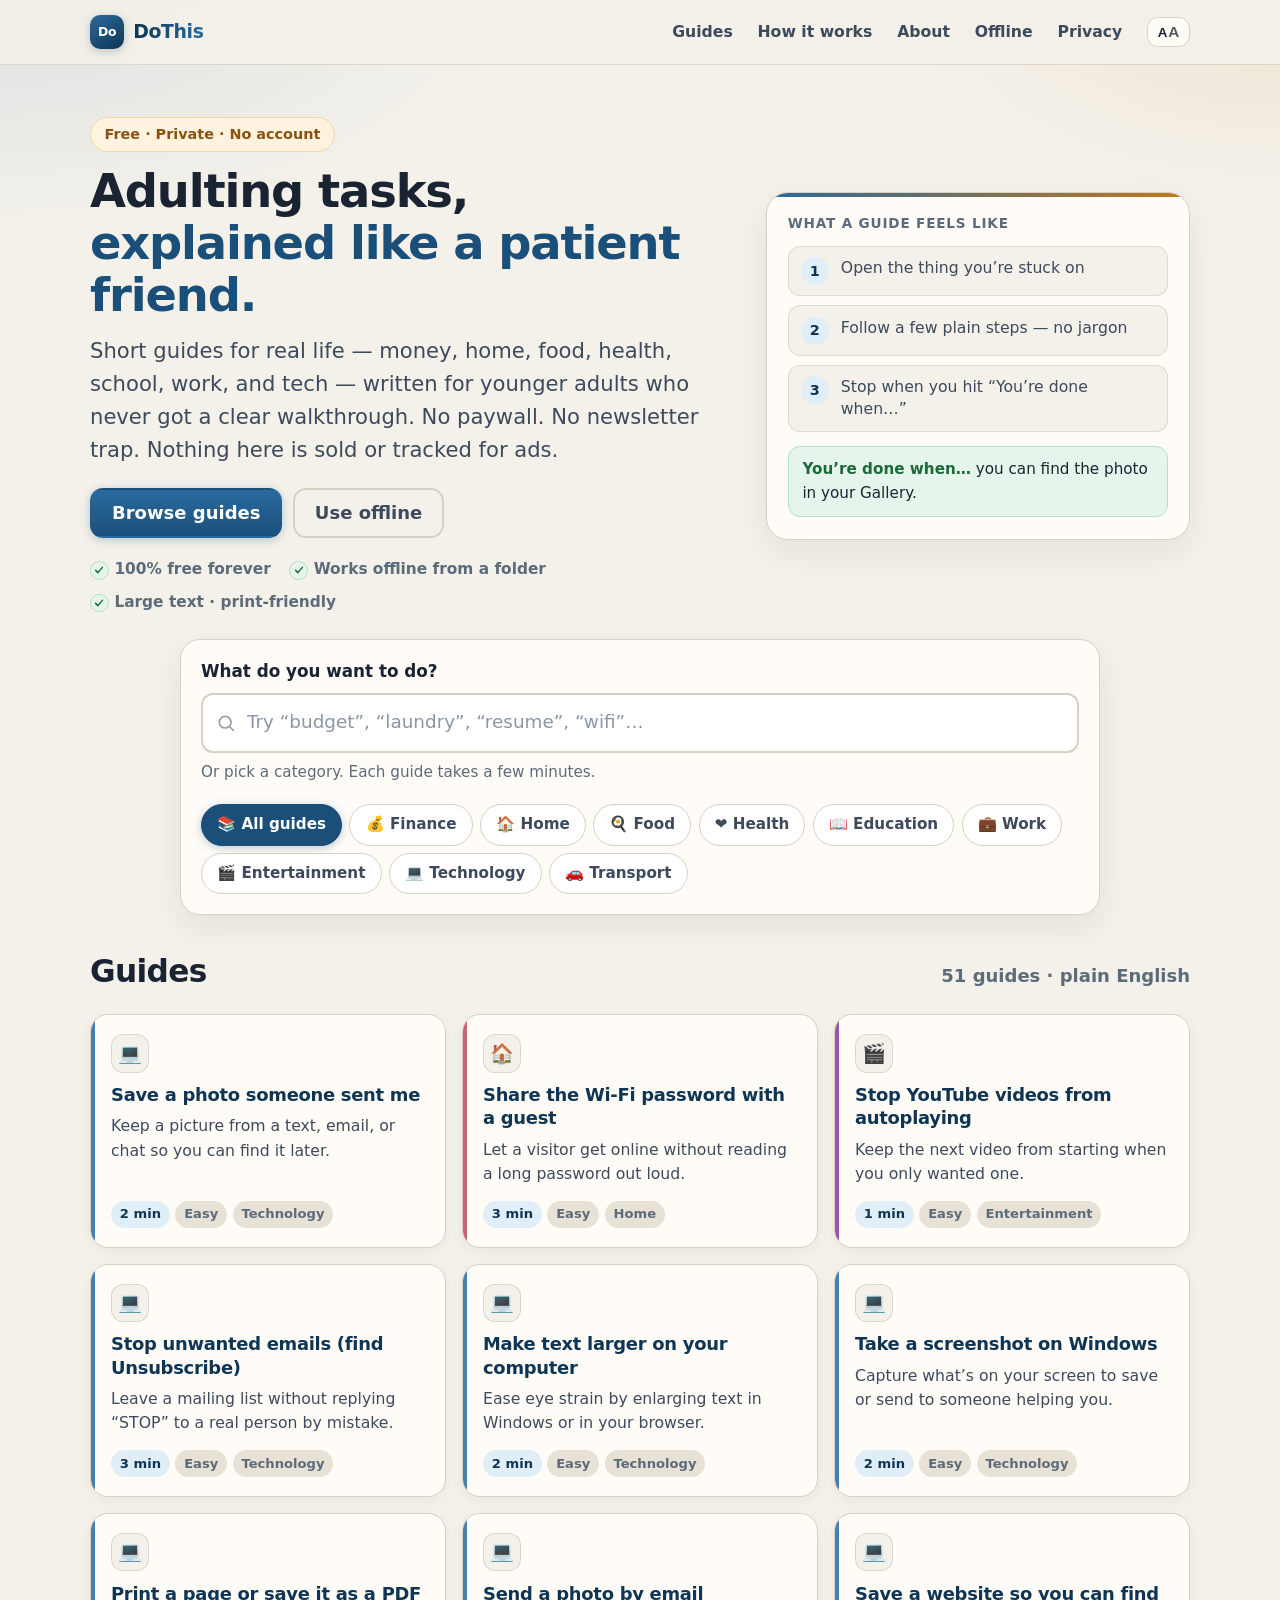
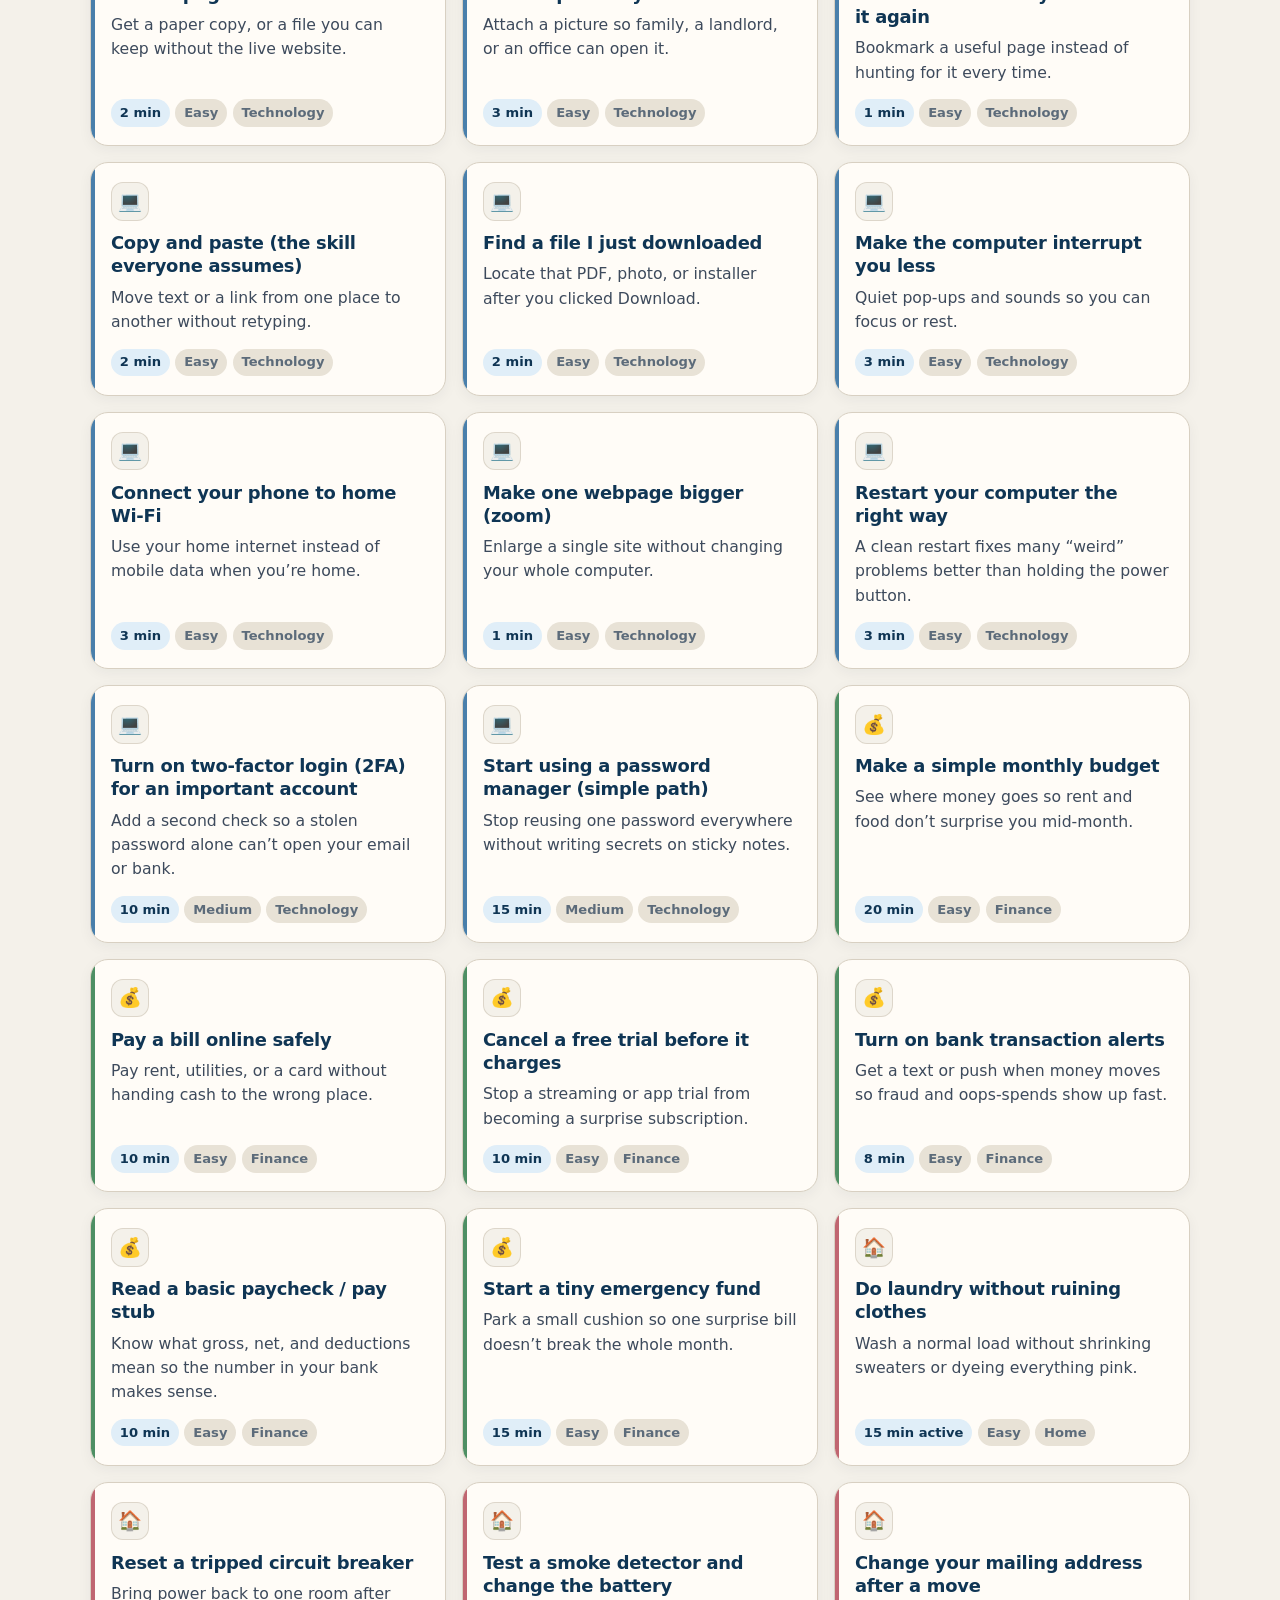
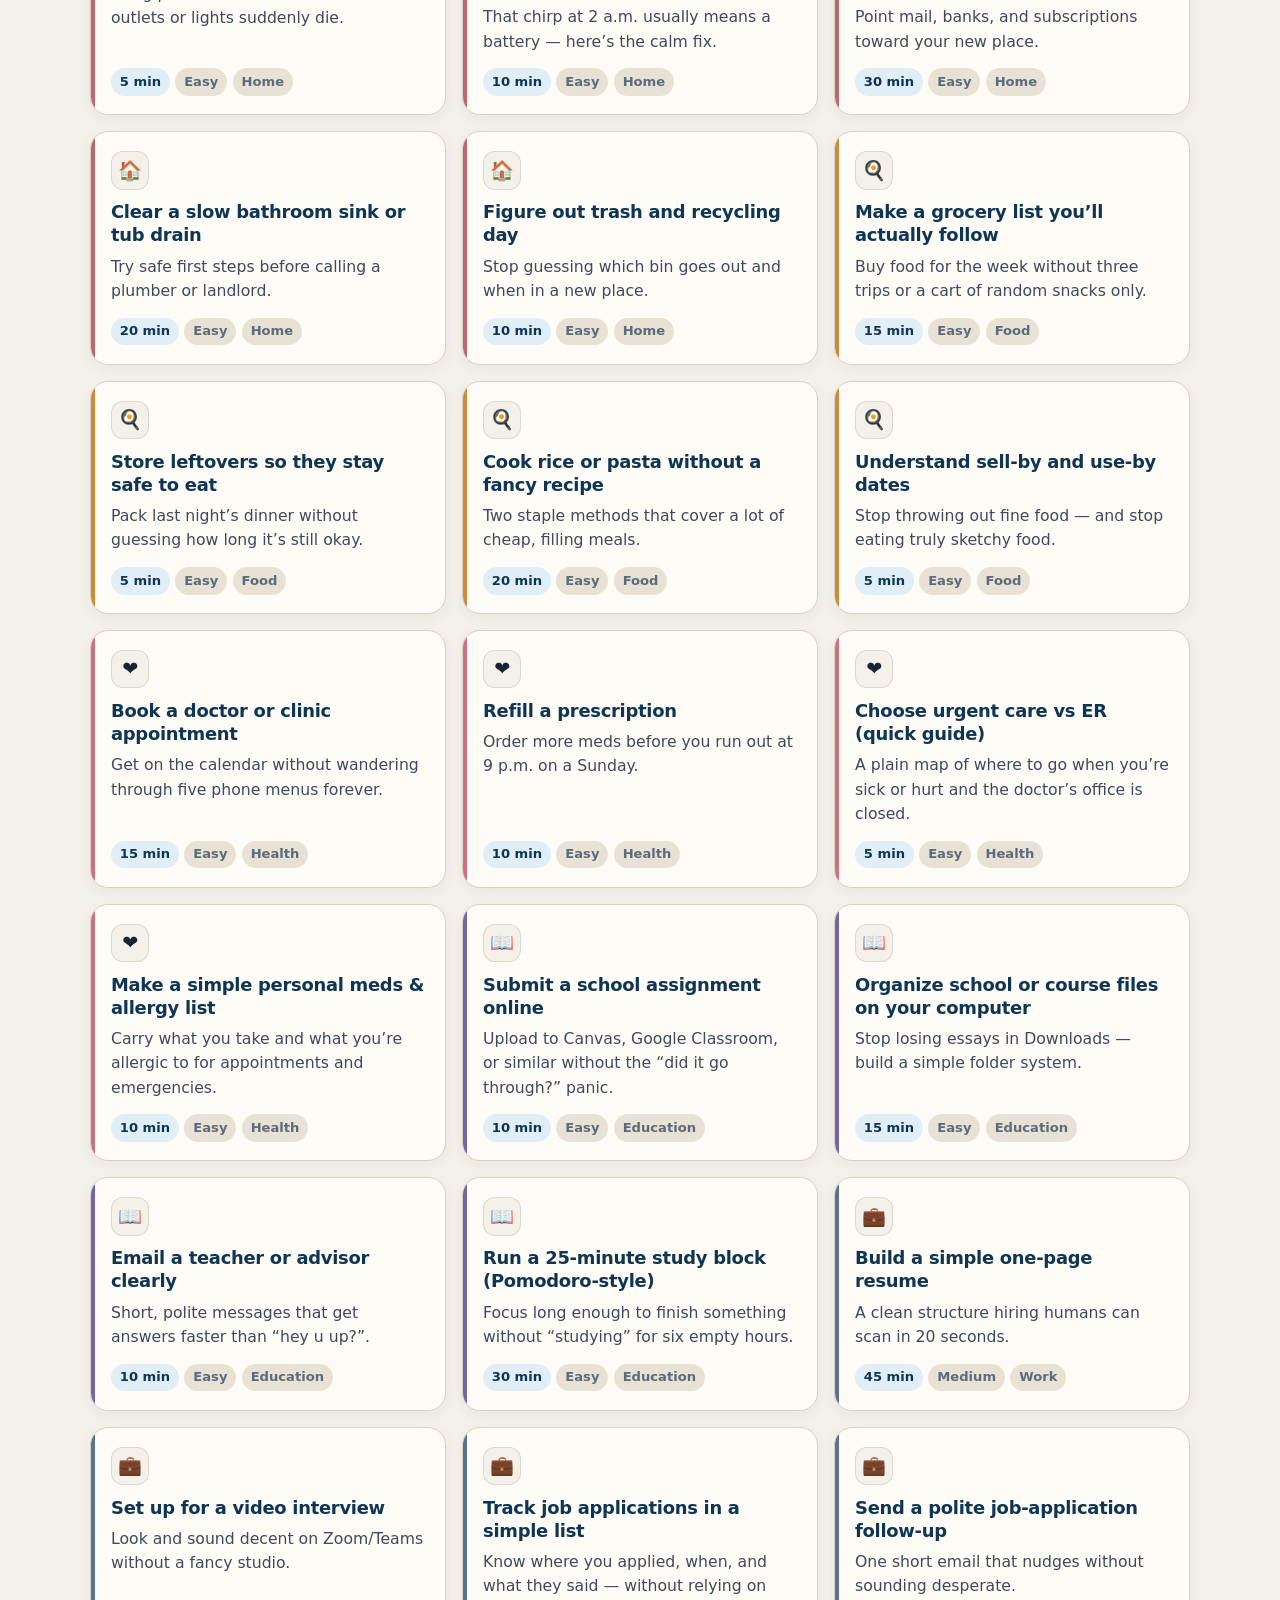
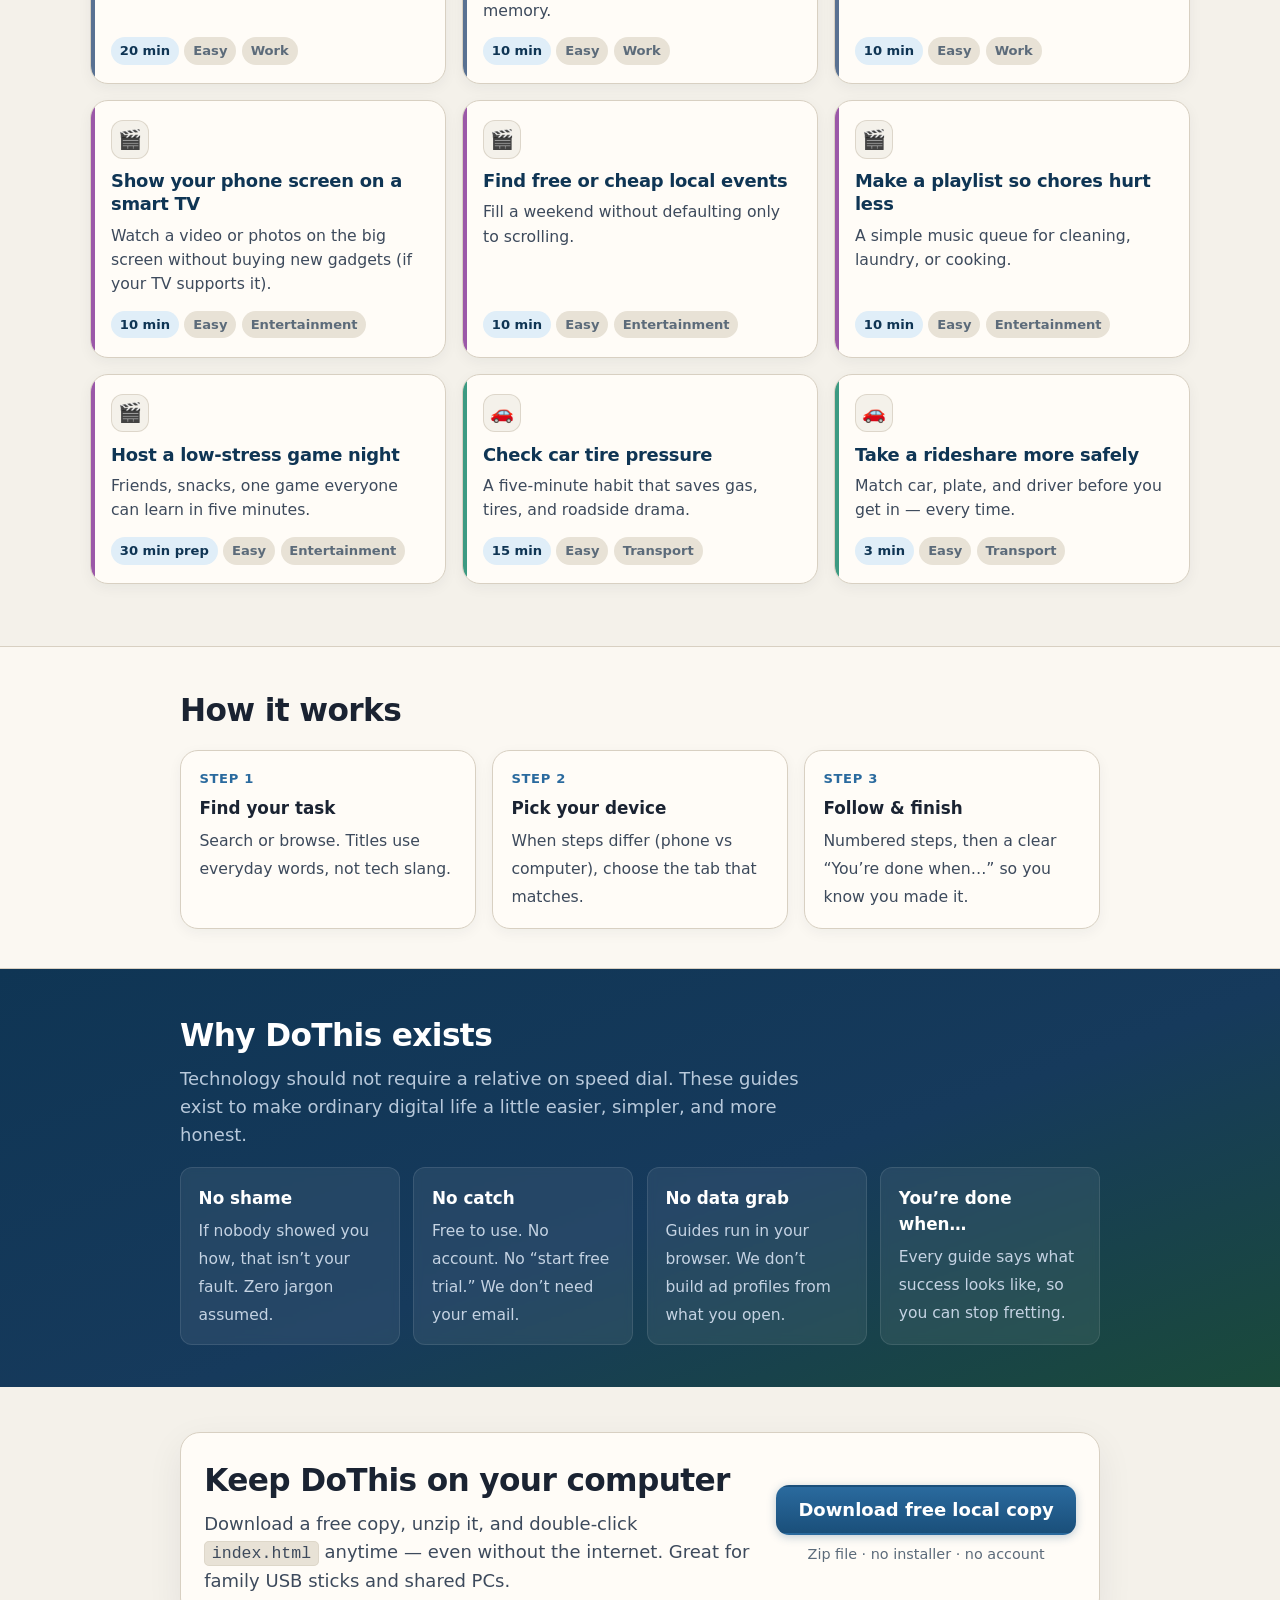
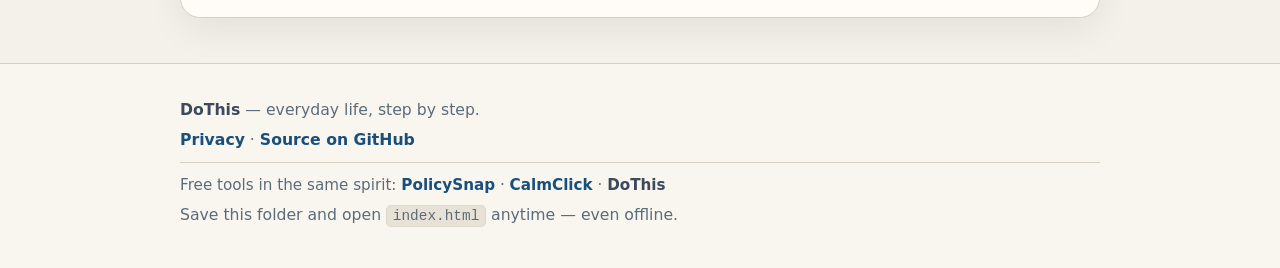
<file: index.html>
<!DOCTYPE html>
<html lang="en">
<head>
  <meta charset="UTF-8" />
  <meta name="viewport" content="width=device-width, initial-scale=1" />
  <meta name="description" content="DoThis — free, plain-English guides for adulting: finance, home, food, health, school, work, tech, and more. No account, no ads." />
  <meta name="theme-color" content="#1a4f7a" />
  <meta name="color-scheme" content="light" />
  <title>DoThis — Everyday life, step by step</title>

  <!-- Open Graph -->
  <meta property="og:type" content="website" />
  <meta property="og:title" content="DoThis — Everyday life, step by step" />
  <meta property="og:description" content="Free plain-English adulting guides: finance, home, food, health, school, work, tech. No account. No ads." />
  <meta property="og:locale" content="en_US" />
  <meta name="twitter:card" content="summary" />
  <meta name="twitter:title" content="DoThis — Everyday life, step by step" />
  <meta name="twitter:description" content="Free plain-English guides for adulting tasks. No account, no ads." />

  <link rel="icon" href="data:image/svg+xml,%3Csvg xmlns='http://www.w3.org/2000/svg' viewBox='0 0 64 64'%3E%3Crect width='64' height='64' rx='14' fill='%231a4f7a'/%3E%3Cpath d='M16 22h24M16 32h32M16 42h20' stroke='%23fff3df' stroke-width='5' stroke-linecap='round'/%3E%3Ccircle cx='48' cy='42' r='8' fill='%23c4781a'/%3E%3Cpath d='M45 42l2.2 2.2 4.3-4.8' stroke='%23fff' stroke-width='2.2' fill='none' stroke-linecap='round' stroke-linejoin='round'/%3E%3C/svg%3E" />
  <link rel="stylesheet" href="styles.css" />
</head>
<body>
  <a class="skip-link" href="#main">Skip to main content</a>

  <header class="site-header">
    <div class="wrap-wide header-inner">
      <a class="brand" href="index.html" aria-label="DoThis home">
        <span class="brand-mark" aria-hidden="true">Do</span>
        <span class="brand-text">DoThis</span>
      </a>
      <nav class="nav" aria-label="Primary">
        <a href="#guides" class="nav-keep">Guides</a>
        <a href="#how">How it works</a>
        <a href="#about">About</a>
        <a href="#get">Offline</a>
        <a href="privacy.html">Privacy</a>
      </nav>
      <button type="button" class="text-size-btn" id="textSizeBtn" aria-pressed="false" title="Make text larger">
        A<span class="text-size-plus">A</span>
      </button>
    </div>
  </header>

  <main id="main">
    <section class="hero" id="top">
      <div class="wrap-wide hero-inner">
        <div class="hero-copy">
          <p class="eyebrow">Free · Private · No account</p>
          <h1>Adulting tasks,<br /><span class="accent-line">explained like a patient friend.</span></h1>
          <p class="lede">
            Short guides for real life — money, home, food, health, school, work, and tech —
            written for younger adults who never got a clear walkthrough.
            No paywall. No newsletter trap. Nothing here is sold or tracked for ads.
          </p>
          <div class="hero-actions">
            <a class="btn btn-primary" href="#guides">Browse guides</a>
            <a class="btn btn-ghost" href="#get">Use offline</a>
          </div>
          <ul class="trust-row" aria-label="Promises">
            <li>100% free forever</li>
            <li>Works offline from a folder</li>
            <li>Large text · print‑friendly</li>
          </ul>
        </div>

        <aside class="hero-card" aria-label="Example of a guide">
          <p class="hero-card-label">What a guide feels like</p>
          <div class="hero-sample">
            <div class="hero-sample-step">
              <span class="hero-sample-num" aria-hidden="true">1</span>
              <p>Open the thing you’re stuck on</p>
            </div>
            <div class="hero-sample-step">
              <span class="hero-sample-num" aria-hidden="true">2</span>
              <p>Follow a few plain steps — no jargon</p>
            </div>
            <div class="hero-sample-step">
              <span class="hero-sample-num" aria-hidden="true">3</span>
              <p>Stop when you hit “You’re done when…”</p>
            </div>
            <div class="hero-sample-done">
              <strong>You’re done when…</strong>
              you can find the photo in your Gallery.
            </div>
          </div>
        </aside>
      </div>
    </section>

    <section class="search-panel" aria-label="Search guides">
      <div class="wrap">
        <div class="search-box">
          <label for="guideSearch">What do you want to do?</label>
          <div class="search-field">
            <svg class="search-icon" viewBox="0 0 24 24" fill="none" aria-hidden="true">
              <circle cx="11" cy="11" r="7" stroke="currentColor" stroke-width="2" />
              <path d="M16.5 16.5L21 21" stroke="currentColor" stroke-width="2" stroke-linecap="round" />
            </svg>
            <input
              type="search"
              id="guideSearch"
              name="q"
              placeholder="Try “budget”, “laundry”, “resume”, “wifi”…"
              autocomplete="off"
              enterkeyhint="search"
            />
          </div>
          <p class="search-hint">Or pick a category. Each guide takes a few minutes.</p>
          <ul class="cat-row" id="categoryRow" aria-label="Categories"></ul>
        </div>
      </div>
    </section>

    <section class="guides-section" id="guides" aria-labelledby="guides-title">
      <div class="wrap-wide">
        <div class="section-head">
          <h2 id="guides-title">Guides</h2>
          <p class="section-sub"><span id="guideCount">Loading…</span> · plain English</p>
        </div>
        <div class="guide-grid" id="guideGrid"></div>
      </div>
    </section>

    <section class="how-strip" id="how" aria-labelledby="how-title">
      <div class="wrap">
        <h2 id="how-title">How it works</h2>
        <ol class="how-grid">
          <li>
            <strong>Find your task</strong>
            <span>Search or browse. Titles use everyday words, not tech slang.</span>
          </li>
          <li>
            <strong>Pick your device</strong>
            <span>When steps differ (phone vs computer), choose the tab that matches.</span>
          </li>
          <li>
            <strong>Follow &amp; finish</strong>
            <span>Numbered steps, then a clear “You’re done when…” so you know you made it.</span>
          </li>
        </ol>
      </div>
    </section>

    <section class="values" id="about" aria-labelledby="about-title">
      <div class="wrap">
        <h2 id="about-title">Why DoThis exists</h2>
        <p class="values-intro">
          Technology should not require a relative on speed dial. These guides exist to make
          ordinary digital life a little easier, simpler, and more honest.
        </p>
        <ul class="values-grid">
          <li>
            <strong>No shame</strong>
            <span>If nobody showed you how, that isn’t your fault. Zero jargon assumed.</span>
          </li>
          <li>
            <strong>No catch</strong>
            <span>Free to use. No account. No “start free trial.” We don’t need your email.</span>
          </li>
          <li>
            <strong>No data grab</strong>
            <span>Guides run in your browser. We don’t build ad profiles from what you open.</span>
          </li>
          <li>
            <strong>You’re done when…</strong>
            <span>Every guide says what success looks like, so you can stop fretting.</span>
          </li>
        </ul>
      </div>
    </section>

    <section class="get-section" id="get" aria-labelledby="get-title">
      <div class="wrap">
        <div class="get-card">
          <div>
            <h2 id="get-title">Keep DoThis on your computer</h2>
            <p>
              Download a free copy, unzip it, and double‑click <code>index.html</code> anytime —
              even without the internet. Great for family USB sticks and shared PCs.
            </p>
          </div>
          <div class="get-actions">
            <a class="btn btn-primary" id="downloadLocalBtn" href="downloads/dothis-offline.zip" download>
              Download free local copy
            </a>
            <p class="get-note">Zip file · no installer · no account</p>
          </div>
        </div>
      </div>
    </section>
  </main>

  <footer class="site-footer">
    <div class="wrap">
      <p><span class="footer-brand">DoThis</span> — everyday life, step by step.</p>
      <p>
        <a href="privacy.html">Privacy</a>
        · <a id="githubLink" href="https://github.com/DoThisTool/dothis" rel="noopener">Source on GitHub</a>
      </p>
      <p class="footer-sisters">
        Free tools in the same spirit:
        <a id="policySnapLink" href="https://github.com/PolicySnapAdmin/PolicySnap" rel="noopener">PolicySnap</a>
        ·
        <a id="calmClickLink" href="https://calmclicktool.github.io/calmclick/" rel="noopener">CalmClick</a>
        ·
        <span>DoThis</span>
      </p>
      <p>Save this folder and open <code>index.html</code> anytime — even offline.</p>
    </div>
  </footer>

  <script src="config.js"></script>
  <script src="data/guides.js"></script>
  <script src="app.js"></script>
</body>
</html>
</file>
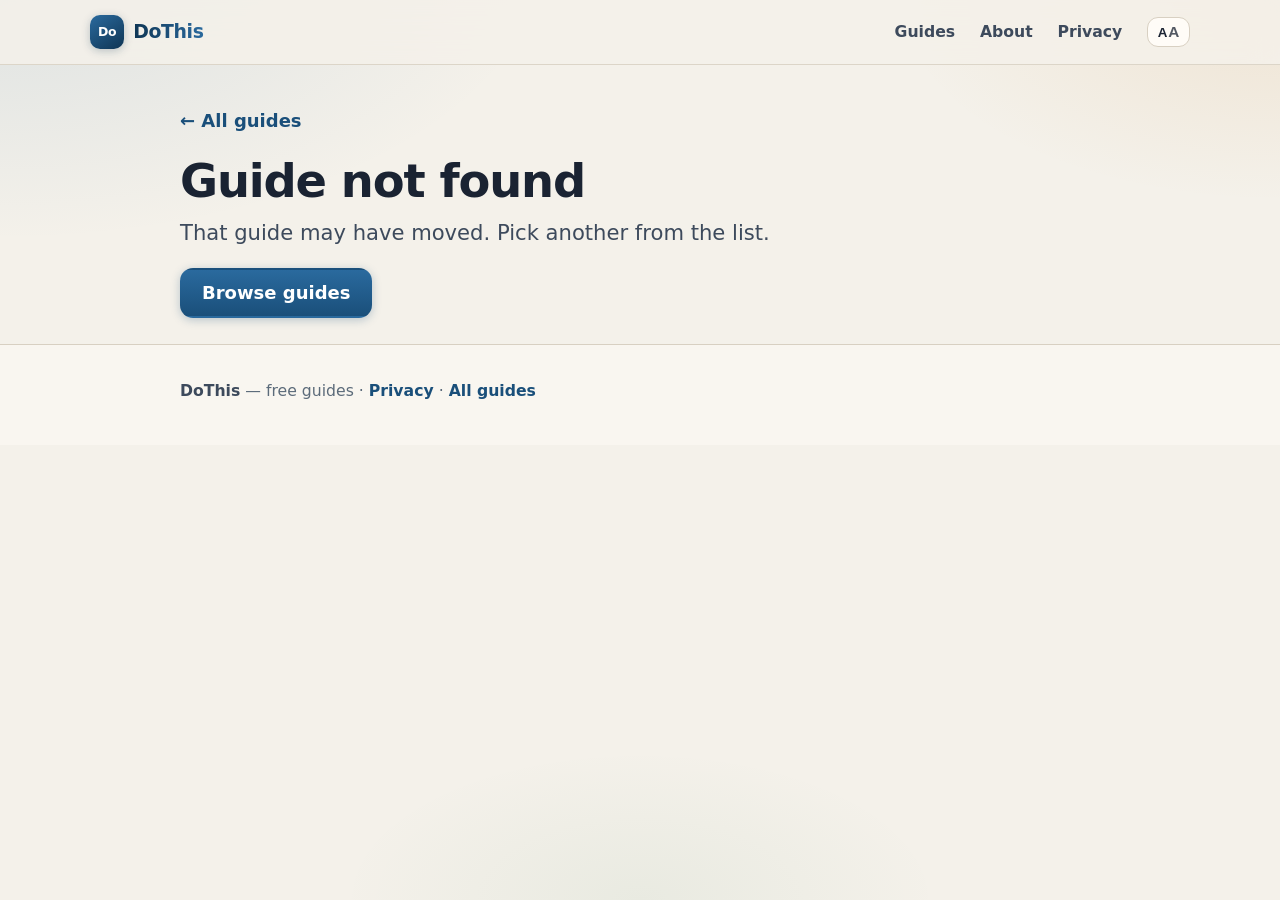
<file: guide.html>
<!DOCTYPE html>
<html lang="en">
<head>
  <meta charset="UTF-8" />
  <meta name="viewport" content="width=device-width, initial-scale=1" />
  <meta name="description" content="Plain-English digital errand guide from DoThis — free, private, print-friendly." />
  <meta name="theme-color" content="#1a4f7a" />
  <meta name="color-scheme" content="light" />
  <title>Guide — DoThis</title>
  <meta property="og:type" content="article" />
  <meta property="og:title" content="Guide — DoThis" />
  <meta property="og:description" content="Plain-English digital errand guide — free, private, print-friendly." />
  <link rel="icon" href="data:image/svg+xml,%3Csvg xmlns='http://www.w3.org/2000/svg' viewBox='0 0 64 64'%3E%3Crect width='64' height='64' rx='14' fill='%231a4f7a'/%3E%3Cpath d='M16 22h24M16 32h32M16 42h20' stroke='%23fff3df' stroke-width='5' stroke-linecap='round'/%3E%3Ccircle cx='48' cy='42' r='8' fill='%23c4781a'/%3E%3Cpath d='M45 42l2.2 2.2 4.3-4.8' stroke='%23fff' stroke-width='2.2' fill='none' stroke-linecap='round' stroke-linejoin='round'/%3E%3C/svg%3E" />
  <link rel="stylesheet" href="styles.css" />
</head>
<body>
  <a class="skip-link" href="#main">Skip to main content</a>

  <header class="site-header">
    <div class="wrap-wide header-inner">
      <a class="brand" href="index.html" aria-label="DoThis home">
        <span class="brand-mark" aria-hidden="true">Do</span>
        <span class="brand-text">DoThis</span>
      </a>
      <nav class="nav" aria-label="Primary">
        <a href="index.html#guides" class="nav-keep">Guides</a>
        <a href="index.html#about">About</a>
        <a href="privacy.html">Privacy</a>
      </nav>
      <button type="button" class="text-size-btn" id="textSizeBtn" aria-pressed="false" title="Make text larger">
        A<span class="text-size-plus">A</span>
      </button>
    </div>
  </header>

  <main id="main">
    <div id="guideRoot">
      <div class="wrap guide-hero">
        <p class="guide-summary">Loading guide…</p>
      </div>
    </div>
  </main>

  <footer class="site-footer">
    <div class="wrap">
      <p><span class="footer-brand">DoThis</span> — free guides · <a href="privacy.html">Privacy</a> · <a href="index.html">All guides</a></p>
    </div>
  </footer>

  <script src="config.js"></script>
  <script src="data/guides.js"></script>
  <script src="app.js"></script>
</body>
</html>
</file>
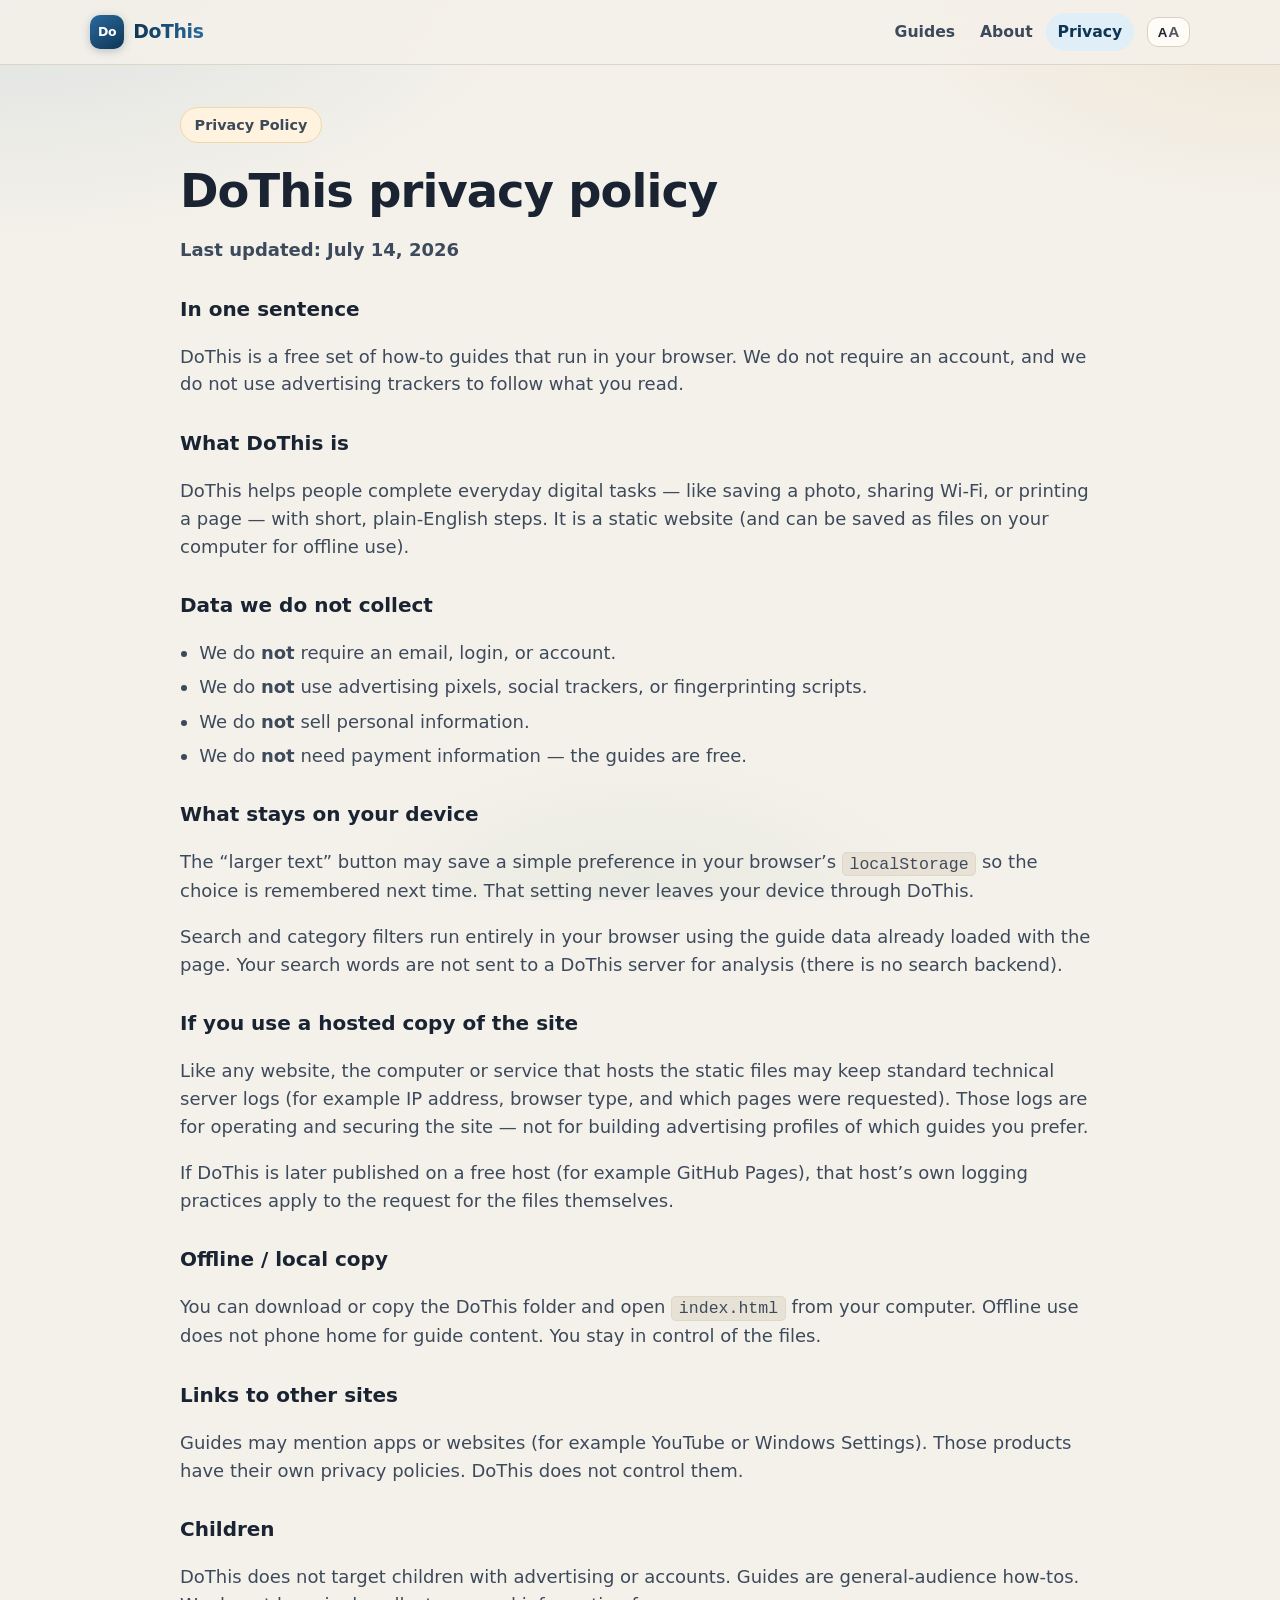
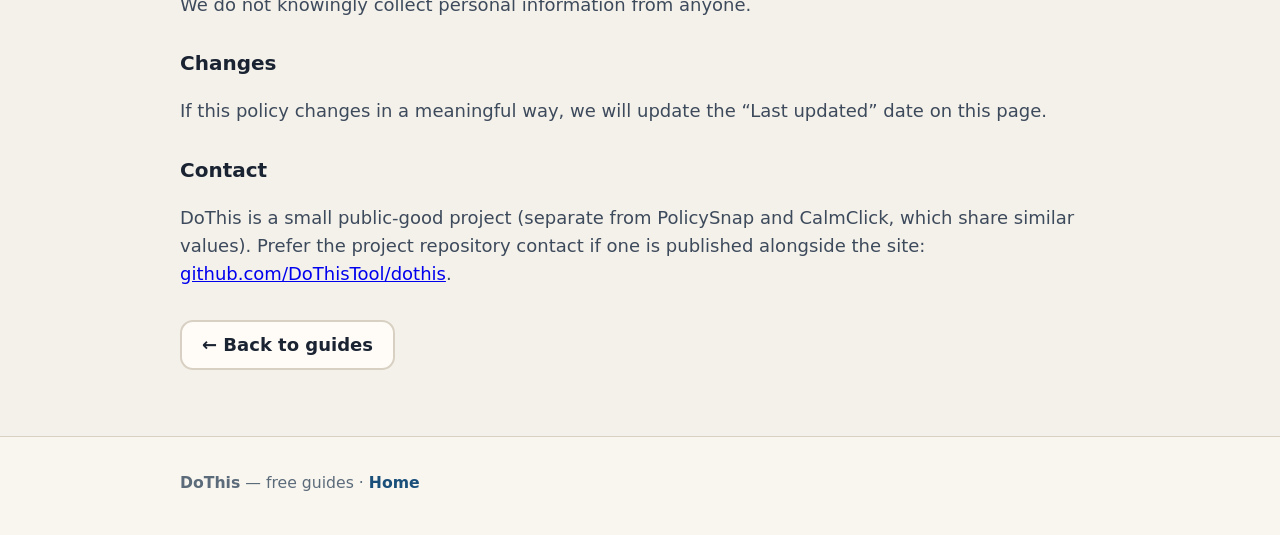
<file: privacy.html>
<!DOCTYPE html>
<html lang="en">
<head>
  <meta charset="UTF-8" />
  <meta name="viewport" content="width=device-width, initial-scale=1" />
  <meta name="description" content="DoThis privacy policy — free plain-English tech guides. No accounts, no ad tracking of your reading." />
  <meta name="theme-color" content="#1a4f7a" />
  <meta name="color-scheme" content="light" />
  <title>Privacy Policy — DoThis</title>
  <link rel="icon" href="data:image/svg+xml,%3Csvg xmlns='http://www.w3.org/2000/svg' viewBox='0 0 64 64'%3E%3Crect width='64' height='64' rx='14' fill='%231a4f7a'/%3E%3Cpath d='M16 22h24M16 32h32M16 42h20' stroke='%23fff3df' stroke-width='5' stroke-linecap='round'/%3E%3Ccircle cx='48' cy='42' r='8' fill='%23c4781a'/%3E%3Cpath d='M45 42l2.2 2.2 4.3-4.8' stroke='%23fff' stroke-width='2.2' fill='none' stroke-linecap='round' stroke-linejoin='round'/%3E%3C/svg%3E" />
  <link rel="stylesheet" href="styles.css" />
</head>
<body>
  <a class="skip-link" href="#main">Skip to main content</a>

  <header class="site-header">
    <div class="wrap-wide header-inner">
      <a class="brand" href="index.html" aria-label="DoThis home">
        <span class="brand-mark" aria-hidden="true">Do</span>
        <span class="brand-text">DoThis</span>
      </a>
      <nav class="nav" aria-label="Primary">
        <a href="index.html#guides" class="nav-keep">Guides</a>
        <a href="index.html#about">About</a>
        <a href="privacy.html" aria-current="page">Privacy</a>
      </nav>
      <button type="button" class="text-size-btn" id="textSizeBtn" aria-pressed="false" title="Make text larger">
        A<span class="text-size-plus">A</span>
      </button>
    </div>
  </header>

  <main id="main" class="legal-page">
    <div class="wrap">
      <p class="eyebrow">Privacy Policy</p>
      <h1>DoThis privacy policy</h1>
      <p class="section-sub">Last updated: July 14, 2026</p>

      <h2>In one sentence</h2>
      <p>
        DoThis is a free set of how‑to guides that run in your browser.
        We do not require an account, and we do not use advertising trackers to follow what you read.
      </p>

      <h2>What DoThis is</h2>
      <p>
        DoThis helps people complete everyday digital tasks — like saving a photo, sharing Wi‑Fi,
        or printing a page — with short, plain‑English steps. It is a static website (and can be
        saved as files on your computer for offline use).
      </p>

      <h2>Data we do not collect</h2>
      <ul class="privacy-list">
        <li>We do <strong>not</strong> require an email, login, or account.</li>
        <li>We do <strong>not</strong> use advertising pixels, social trackers, or fingerprinting scripts.</li>
        <li>We do <strong>not</strong> sell personal information.</li>
        <li>We do <strong>not</strong> need payment information — the guides are free.</li>
      </ul>

      <h2>What stays on your device</h2>
      <p>
        The “larger text” button may save a simple preference in your browser’s
        <code>localStorage</code> so the choice is remembered next time. That setting never
        leaves your device through DoThis.
      </p>
      <p>
        Search and category filters run entirely in your browser using the guide data already
        loaded with the page. Your search words are not sent to a DoThis server for analysis
        (there is no search backend).
      </p>

      <h2>If you use a hosted copy of the site</h2>
      <p>
        Like any website, the computer or service that hosts the static files may keep standard
        technical server logs (for example IP address, browser type, and which pages were requested).
        Those logs are for operating and securing the site — not for building advertising profiles
        of which guides you prefer.
      </p>
      <p>
        If DoThis is later published on a free host (for example GitHub Pages), that host’s own
        logging practices apply to the request for the files themselves.
      </p>

      <h2>Offline / local copy</h2>
      <p>
        You can download or copy the DoThis folder and open <code>index.html</code> from your
        computer. Offline use does not phone home for guide content. You stay in control of the files.
      </p>

      <h2>Links to other sites</h2>
      <p>
        Guides may mention apps or websites (for example YouTube or Windows Settings). Those
        products have their own privacy policies. DoThis does not control them.
      </p>

      <h2>Children</h2>
      <p>
        DoThis does not target children with advertising or accounts. Guides are general‑audience
        how‑tos. We do not knowingly collect personal information from anyone.
      </p>

      <h2>Changes</h2>
      <p>
        If this policy changes in a meaningful way, we will update the “Last updated” date on this page.
      </p>

      <h2>Contact</h2>
      <p>
        DoThis is a small public‑good project (separate from PolicySnap and CalmClick, which share similar values).
        Prefer the project repository contact if one is published alongside the site:
        <a href="https://github.com/DoThisTool/dothis">github.com/DoThisTool/dothis</a>.
      </p>

      <p style="margin-top: 2rem">
        <a class="btn btn-secondary" href="index.html">← Back to guides</a>
      </p>
    </div>
  </main>

  <footer class="site-footer">
    <div class="wrap">
      <p><strong>DoThis</strong> — free guides · <a href="index.html">Home</a></p>
    </div>
  </footer>

  <script src="config.js"></script>
  <script src="app.js"></script>
</body>
</html>
</file>
<file: styles.css>
/* DoThis — warm, patient, high-contrast guides for everyone */

:root {
  --bg: #f4f1ea;
  --bg-soft: #e8e2d6;
  --surface: #fffcf7;
  --ink: #1a2332;
  --ink-soft: #3d4a5c;
  --muted: #5c6b7a;
  --line: #d8d0c2;
  --brand: #1a4f7a;
  --brand-mid: #2a6a9e;
  --brand-dark: #0f3554;
  --brand-soft: #e0eef8;
  --accent: #c4781a;
  --accent-deep: #8a5210;
  --accent-soft: #fff3df;
  --safe: #1b6b3a;
  --safe-bg: #e6f5eb;
  --safe-line: #b5dfc4;
  --radius: 18px;
  --radius-sm: 12px;
  --shadow: 0 12px 36px rgba(26, 35, 50, 0.07);
  --shadow-sm: 0 4px 14px rgba(26, 35, 50, 0.05);
  --font: "Segoe UI", system-ui, -apple-system, Roboto, "Helvetica Neue", Arial, sans-serif;
  --fs-base: 1.125rem;
  --fs-lead: 1.32rem;
  --fs-h1: clamp(2.05rem, 4.2vw, 2.9rem);
  --fs-h2: clamp(1.45rem, 2.5vw, 1.95rem);
  --space: clamp(1rem, 3vw, 1.75rem);
  --max: 920px;
  --max-wide: 1100px;
  --header-h: 4rem;
}

* {
  box-sizing: border-box;
}

html {
  scroll-behavior: smooth;
}

body {
  margin: 0;
  font-family: var(--font);
  font-size: var(--fs-base);
  line-height: 1.55;
  color: var(--ink);
  background-color: var(--bg);
  background-image:
    radial-gradient(1000px 520px at 0% -5%, rgba(42, 106, 158, 0.12) 0%, transparent 55%),
    radial-gradient(800px 420px at 100% 0%, rgba(196, 120, 26, 0.11) 0%, transparent 48%),
    radial-gradient(600px 300px at 50% 100%, rgba(27, 107, 58, 0.05) 0%, transparent 50%);
  background-attachment: fixed;
  min-height: 100vh;
}

body.text-large {
  --fs-base: 1.3rem;
  --fs-lead: 1.48rem;
  --fs-h1: clamp(2.3rem, 4.5vw, 3.2rem);
  --fs-h2: clamp(1.65rem, 3vw, 2.2rem);
}

::selection {
  background: var(--brand-soft);
  color: var(--brand-dark);
}

.skip-link {
  position: absolute;
  left: -9999px;
  top: 0.5rem;
  background: var(--brand);
  color: #fff;
  padding: 0.6rem 1rem;
  border-radius: 8px;
  z-index: 100;
  text-decoration: none;
  font-weight: 700;
}

.skip-link:focus {
  left: 0.5rem;
}

.wrap {
  width: min(100% - 2rem, var(--max));
  margin-inline: auto;
}

.wrap-wide {
  width: min(100% - 2rem, var(--max-wide));
  margin-inline: auto;
}

/* ——— Header ——— */
.site-header {
  position: sticky;
  top: 0;
  z-index: 50;
  backdrop-filter: blur(14px) saturate(1.2);
  background: rgba(244, 241, 234, 0.88);
  border-bottom: 1px solid rgba(216, 208, 194, 0.85);
}

.header-inner {
  display: flex;
  align-items: center;
  gap: 0.85rem;
  min-height: var(--header-h);
}

.brand {
  display: inline-flex;
  align-items: center;
  gap: 0.55rem;
  text-decoration: none;
  color: var(--ink);
  font-weight: 750;
  font-size: 1.18rem;
  letter-spacing: -0.02em;
}

.brand:hover .brand-mark {
  transform: scale(1.05);
}

.brand-mark {
  display: grid;
  place-items: center;
  width: 2.15rem;
  height: 2.15rem;
  border-radius: 10px;
  background: linear-gradient(145deg, var(--brand-mid) 0%, var(--brand-dark) 100%);
  color: #fff;
  font-size: 0.78rem;
  font-weight: 800;
  letter-spacing: -0.02em;
  box-shadow: 0 2px 8px rgba(15, 53, 84, 0.25);
  transition: transform 0.15s ease;
}

.brand-text {
  background: linear-gradient(90deg, var(--brand-dark), var(--brand-mid));
  -webkit-background-clip: text;
  background-clip: text;
  color: transparent;
}

.nav {
  display: flex;
  flex-wrap: wrap;
  gap: 0.2rem 0.15rem;
  margin-left: auto;
  align-items: center;
}

.nav a {
  color: var(--ink-soft);
  text-decoration: none;
  font-weight: 650;
  font-size: 0.98rem;
  padding: 0.4rem 0.7rem;
  border-radius: 999px;
  transition: background 0.12s, color 0.12s;
}

.nav a:hover,
.nav a:focus-visible {
  color: var(--brand-dark);
  background: var(--brand-soft);
  outline: none;
}

.nav a[aria-current="page"] {
  color: var(--brand-dark);
  background: var(--brand-soft);
}

.text-size-btn {
  border: 1.5px solid var(--line);
  background: var(--surface);
  color: var(--ink);
  border-radius: 11px;
  padding: 0.4rem 0.6rem;
  font-weight: 700;
  cursor: pointer;
  line-height: 1;
  flex-shrink: 0;
  transition: background 0.12s, border-color 0.12s, box-shadow 0.12s;
}

.text-size-btn:hover {
  border-color: #b0c4d8;
  box-shadow: var(--shadow-sm);
}

.text-size-btn .text-size-plus {
  font-size: 1.15em;
  margin-left: 1px;
  opacity: 0.75;
}

.text-size-btn[aria-pressed="true"] {
  background: var(--brand-soft);
  border-color: #9bbad4;
  color: var(--brand-dark);
}

/* ——— Hero ——— */
.hero {
  padding: calc(var(--space) * 1.85) 0 calc(var(--space) * 0.85);
}

.hero-inner {
  display: grid;
  gap: 1.75rem;
  align-items: center;
}

@media (min-width: 880px) {
  .hero-inner {
    grid-template-columns: 1.35fr 0.9fr;
    gap: 2.5rem;
  }
}

.eyebrow {
  display: inline-flex;
  align-items: center;
  gap: 0.4rem;
  margin: 0 0 0.85rem;
  padding: 0.35rem 0.85rem;
  border-radius: 999px;
  background: var(--accent-soft);
  color: var(--accent-deep);
  font-weight: 750;
  font-size: 0.9rem;
  border: 1px solid #efd8a8;
}

.hero h1 {
  margin: 0 0 0.85rem;
  font-size: var(--fs-h1);
  line-height: 1.12;
  letter-spacing: -0.025em;
  color: var(--ink);
}

.hero h1 .accent-line {
  color: var(--brand);
}

.lede {
  margin: 0 0 1.35rem;
  font-size: var(--fs-lead);
  color: var(--ink-soft);
  max-width: 36em;
}

.hero-actions {
  display: flex;
  flex-wrap: wrap;
  gap: 0.65rem;
  margin-bottom: 1.25rem;
}

.trust-row {
  display: flex;
  flex-wrap: wrap;
  gap: 0.55rem 1.15rem;
  list-style: none;
  margin: 0;
  padding: 0;
  color: var(--muted);
  font-weight: 650;
  font-size: 0.96rem;
}

.trust-row li {
  display: inline-flex;
  align-items: center;
  gap: 0.35rem;
}

.trust-row li::before {
  content: "";
  width: 1.05rem;
  height: 1.05rem;
  border-radius: 50%;
  background: var(--safe-bg);
  border: 1.5px solid var(--safe-line);
  background-image: url("data:image/svg+xml,%3Csvg xmlns='http://www.w3.org/2000/svg' viewBox='0 0 16 16'%3E%3Cpath d='M3.5 8.5l3 3 6-7' fill='none' stroke='%231b6b3a' stroke-width='2' stroke-linecap='round' stroke-linejoin='round'/%3E%3C/svg%3E");
  background-size: 12px;
  background-repeat: no-repeat;
  background-position: center;
  flex-shrink: 0;
}

/* Hero visual card */
.hero-card {
  background: var(--surface);
  border: 1px solid var(--line);
  border-radius: calc(var(--radius) + 4px);
  padding: 1.25rem 1.3rem 1.35rem;
  box-shadow: var(--shadow);
  position: relative;
  overflow: hidden;
}

.hero-card::before {
  content: "";
  position: absolute;
  inset: 0 0 auto 0;
  height: 4px;
  background: linear-gradient(90deg, var(--brand-mid), var(--accent));
}

.hero-card-label {
  margin: 0 0 0.75rem;
  font-size: 0.85rem;
  font-weight: 750;
  text-transform: uppercase;
  letter-spacing: 0.06em;
  color: var(--muted);
}

.hero-sample {
  display: flex;
  flex-direction: column;
  gap: 0.55rem;
}

.hero-sample-step {
  display: flex;
  gap: 0.75rem;
  align-items: flex-start;
  padding: 0.65rem 0.75rem;
  background: var(--bg);
  border-radius: var(--radius-sm);
  border: 1px solid rgba(216, 208, 194, 0.7);
}

.hero-sample-num {
  width: 1.75rem;
  height: 1.75rem;
  border-radius: 50%;
  background: var(--brand-soft);
  color: var(--brand-dark);
  font-weight: 800;
  font-size: 0.9rem;
  display: grid;
  place-items: center;
  flex-shrink: 0;
}

.hero-sample-step p {
  margin: 0;
  font-size: 0.98rem;
  color: var(--ink-soft);
  line-height: 1.4;
}

.hero-sample-done {
  margin-top: 0.35rem;
  padding: 0.7rem 0.85rem;
  background: var(--safe-bg);
  border: 1px solid var(--safe-line);
  border-radius: var(--radius-sm);
  font-size: 0.95rem;
  color: var(--ink);
}

.hero-sample-done strong {
  color: var(--safe);
}

/* ——— Search ——— */
.search-panel {
  padding: 0 0 var(--space);
}

.search-box {
  display: flex;
  flex-direction: column;
  gap: 0.55rem;
  background: var(--surface);
  border: 1px solid var(--line);
  border-radius: calc(var(--radius) + 2px);
  padding: 1.15rem 1.25rem 1.25rem;
  box-shadow: var(--shadow);
}

.search-box label {
  font-weight: 750;
  color: var(--ink);
  font-size: 1.05rem;
}

.search-field {
  position: relative;
}

.search-field .search-icon {
  position: absolute;
  left: 0.95rem;
  top: 50%;
  transform: translateY(-50%);
  width: 1.25rem;
  height: 1.25rem;
  opacity: 0.45;
  pointer-events: none;
}

.search-box input[type="search"] {
  width: 100%;
  font: inherit;
  font-size: 1.15rem;
  padding: 0.85rem 1rem 0.85rem 2.75rem;
  border: 2px solid var(--line);
  border-radius: var(--radius-sm);
  color: var(--ink);
  background: #fff;
  transition: border-color 0.12s, box-shadow 0.12s;
}

.search-box input[type="search"]::placeholder {
  color: #8a97a6;
}

.search-box input[type="search"]:focus {
  outline: none;
  border-color: var(--brand-mid);
  box-shadow: 0 0 0 4px var(--brand-soft);
}

.search-hint {
  margin: 0;
  color: var(--muted);
  font-size: 0.95rem;
}

/* Categories */
.cat-row {
  display: flex;
  flex-wrap: wrap;
  gap: 0.45rem;
  margin: 0.65rem 0 0;
  padding: 0;
  list-style: none;
  max-height: none;
}

.cat-btn {
  font: inherit;
  font-weight: 650;
  font-size: 0.95rem;
  padding: 0.5rem 0.95rem;
  border-radius: 999px;
  border: 1.5px solid var(--line);
  background: #fff;
  color: var(--ink-soft);
  cursor: pointer;
  transition: background 0.12s, border-color 0.12s, color 0.12s, box-shadow 0.12s;
}

.cat-btn:hover,
.cat-btn:focus-visible {
  border-color: var(--brand-mid);
  color: var(--brand-dark);
  outline: none;
  box-shadow: var(--shadow-sm);
}

.cat-btn[aria-pressed="true"] {
  background: var(--brand);
  border-color: var(--brand);
  color: #fff;
  box-shadow: 0 2px 10px rgba(26, 79, 122, 0.28);
}

/* ——— Guide cards ——— */
.guides-section {
  padding: 0.25rem 0 calc(var(--space) * 2.2);
}

.section-head {
  display: flex;
  flex-wrap: wrap;
  align-items: baseline;
  justify-content: space-between;
  gap: 0.5rem 1rem;
  margin-bottom: 1.15rem;
}

.guides-section h2 {
  margin: 0;
  font-size: var(--fs-h2);
  letter-spacing: -0.02em;
}

.section-sub {
  margin: 0;
  color: var(--muted);
  font-weight: 600;
}

.guide-grid {
  display: grid;
  grid-template-columns: repeat(auto-fill, minmax(270px, 1fr));
  gap: 1rem;
}

.guide-card {
  display: flex;
  flex-direction: column;
  gap: 0.5rem;
  background: var(--surface);
  border: 1px solid var(--line);
  border-radius: var(--radius);
  padding: 1.2rem 1.25rem 1.15rem;
  text-decoration: none;
  color: inherit;
  box-shadow: var(--shadow-sm);
  transition: border-color 0.15s, box-shadow 0.15s, transform 0.15s;
  min-height: 100%;
  position: relative;
  overflow: hidden;
}

.guide-card::before {
  content: "";
  position: absolute;
  left: 0;
  top: 0;
  bottom: 0;
  width: 4px;
  background: var(--card-accent, var(--brand-mid));
  opacity: 0.85;
}

.guide-card[data-category="finance"] { --card-accent: #2f7d4a; }
.guide-card[data-category="home"] { --card-accent: #b54d5a; }
.guide-card[data-category="food"] { --card-accent: #c4781a; }
.guide-card[data-category="health"] { --card-accent: #c45a6a; }
.guide-card[data-category="education"] { --card-accent: #5b4d9a; }
.guide-card[data-category="work"] { --card-accent: #3d5a80; }
.guide-card[data-category="entertainment"] { --card-accent: #8a3d9a; }
.guide-card[data-category="tech"] { --card-accent: #2a6a9e; }
.guide-card[data-category="transport"] { --card-accent: #1a8a6e; }

.guide-card:hover,
.guide-card:focus-visible {
  border-color: #b5c9dc;
  box-shadow: var(--shadow);
  transform: translateY(-3px);
  outline: none;
}

.guide-card-top {
  display: flex;
  align-items: center;
  justify-content: space-between;
  gap: 0.5rem;
  margin-bottom: 0.15rem;
}

.guide-card-icon {
  width: 2.4rem;
  height: 2.4rem;
  border-radius: 12px;
  display: grid;
  place-items: center;
  font-size: 1.2rem;
  background: var(--bg);
  border: 1px solid rgba(216, 208, 194, 0.8);
}

.guide-card-arrow {
  color: var(--brand-mid);
  font-weight: 700;
  font-size: 1.1rem;
  opacity: 0;
  transform: translateX(-4px);
  transition: opacity 0.15s, transform 0.15s;
}

.guide-card:hover .guide-card-arrow,
.guide-card:focus-visible .guide-card-arrow {
  opacity: 1;
  transform: translateX(0);
}

.guide-card h3 {
  margin: 0;
  font-size: 1.12rem;
  line-height: 1.3;
  color: var(--brand-dark);
  letter-spacing: -0.015em;
}

.guide-card p {
  margin: 0;
  color: var(--ink-soft);
  flex: 1;
  font-size: 0.98rem;
}

.meta-row {
  display: flex;
  flex-wrap: wrap;
  gap: 0.35rem;
  margin-top: 0.4rem;
}

.meta-pill {
  display: inline-block;
  padding: 0.22rem 0.55rem;
  border-radius: 999px;
  background: var(--bg-soft);
  color: var(--muted);
  font-size: 0.82rem;
  font-weight: 700;
}

.meta-pill.time {
  background: var(--brand-soft);
  color: var(--brand-dark);
}

.empty-state {
  grid-column: 1 / -1;
  background: var(--surface);
  border: 1.5px dashed var(--line);
  border-radius: var(--radius);
  padding: 2.25rem 1.35rem;
  text-align: center;
  color: var(--ink-soft);
}

.empty-state strong {
  display: block;
  color: var(--ink);
  margin-bottom: 0.35rem;
  font-size: 1.15rem;
}

/* ——— How it works strip ——— */
.how-strip {
  padding: calc(var(--space) * 1.4) 0;
  border-top: 1px solid var(--line);
  border-bottom: 1px solid var(--line);
  background: rgba(255, 252, 247, 0.65);
}

.how-strip h2 {
  margin: 0 0 1rem;
  font-size: var(--fs-h2);
  letter-spacing: -0.02em;
}

.how-grid {
  display: grid;
  grid-template-columns: repeat(auto-fit, minmax(200px, 1fr));
  gap: 1rem;
  margin: 0;
  padding: 0;
  list-style: none;
  counter-reset: how;
}

.how-grid li {
  background: var(--surface);
  border: 1px solid var(--line);
  border-radius: var(--radius);
  padding: 1.1rem 1.15rem 1.15rem;
  counter-increment: how;
  box-shadow: var(--shadow-sm);
}

.how-grid li::before {
  content: "Step " counter(how);
  display: block;
  font-size: 0.82rem;
  font-weight: 800;
  text-transform: uppercase;
  letter-spacing: 0.05em;
  color: var(--brand-mid);
  margin-bottom: 0.4rem;
}

.how-grid strong {
  display: block;
  margin-bottom: 0.3rem;
  color: var(--ink);
  font-size: 1.05rem;
}

.how-grid span {
  color: var(--ink-soft);
  font-size: 0.98rem;
}

/* ——— Values ——— */
.values {
  padding: calc(var(--space) * 1.5) 0;
  background:
    linear-gradient(160deg, var(--brand-dark) 0%, #163a5c 55%, #1a4a3a 100%);
  color: #e8eef5;
}

.values h2 {
  margin: 0 0 0.35rem;
  font-size: var(--fs-h2);
  color: #fff;
  letter-spacing: -0.02em;
}

.values-intro {
  margin: 0 0 1.15rem;
  color: #b8c9db;
  max-width: 36em;
}

.values-grid {
  display: grid;
  grid-template-columns: repeat(auto-fit, minmax(200px, 1fr));
  gap: 0.85rem;
  margin: 0;
  padding: 0;
  list-style: none;
}

.values-grid li {
  background: rgba(255, 255, 255, 0.07);
  border: 1px solid rgba(255, 255, 255, 0.1);
  border-radius: var(--radius-sm);
  padding: 1.05rem 1.1rem;
  backdrop-filter: blur(4px);
}

.values-grid strong {
  display: block;
  color: #fff;
  margin-bottom: 0.3rem;
  font-size: 1.05rem;
}

.values-grid span {
  color: #c5d3e3;
  font-size: 0.97rem;
}

/* ——— Get offline ——— */
.get-section {
  padding: calc(var(--space) * 1.6) 0;
}

.get-card {
  display: grid;
  gap: 1.25rem;
  background: var(--surface);
  border: 1px solid var(--line);
  border-radius: calc(var(--radius) + 2px);
  padding: 1.4rem 1.45rem;
  box-shadow: var(--shadow);
  align-items: center;
}

@media (min-width: 720px) {
  .get-card {
    grid-template-columns: 1fr auto;
  }
}

.get-card h2 {
  margin: 0 0 0.4rem;
  font-size: var(--fs-h2);
  letter-spacing: -0.02em;
}

.get-card p {
  margin: 0;
  color: var(--ink-soft);
  max-width: 38em;
}

.get-card .get-actions {
  display: flex;
  flex-direction: column;
  gap: 0.5rem;
  align-items: stretch;
}

.get-card .get-note {
  font-size: 0.9rem;
  color: var(--muted);
  text-align: center;
}

/* ——— Footer ——— */
.site-footer {
  padding: 1.75rem 0 2.25rem;
  border-top: 1px solid var(--line);
  color: var(--muted);
  font-size: 0.98rem;
  background: rgba(255, 252, 247, 0.5);
}

.site-footer a {
  color: var(--brand);
  font-weight: 650;
  text-decoration: none;
}

.site-footer a:hover {
  text-decoration: underline;
  text-underline-offset: 3px;
}

.site-footer p {
  margin: 0.35rem 0;
}

.footer-brand {
  font-weight: 750;
  color: var(--ink-soft);
}

.footer-sisters {
  margin-top: 0.65rem !important;
  padding-top: 0.65rem;
  border-top: 1px solid var(--line);
  font-size: 0.95rem;
}

.footer-sisters span {
  font-weight: 700;
  color: var(--ink-soft);
}

/* ——— Guide page ——— */
.guide-hero {
  padding: calc(var(--space) * 1.35) 0 0.5rem;
}

.back-link {
  display: inline-flex;
  align-items: center;
  gap: 0.35rem;
  color: var(--brand);
  font-weight: 750;
  text-decoration: none;
  margin-bottom: 1.1rem;
  padding: 0.25rem 0;
}

.back-link:hover {
  text-decoration: underline;
  text-underline-offset: 3px;
}

.guide-hero h1 {
  margin: 0 0 0.55rem;
  font-size: var(--fs-h1);
  line-height: 1.12;
  letter-spacing: -0.025em;
}

.guide-summary {
  margin: 0 0 1rem;
  font-size: var(--fs-lead);
  color: var(--ink-soft);
  max-width: 40em;
}

.done-box {
  background: var(--safe-bg);
  border: 1px solid var(--safe-line);
  border-radius: var(--radius);
  padding: 1.05rem 1.2rem;
  margin: 0 0 1.5rem;
  box-shadow: 0 2px 0 rgba(27, 107, 58, 0.06);
}

.done-box strong {
  display: flex;
  align-items: center;
  gap: 0.4rem;
  color: var(--safe);
  margin-bottom: 0.3rem;
  font-size: 1rem;
}

.done-box p {
  margin: 0;
  color: var(--ink);
}

/* Platform tabs */
.platform-tabs {
  display: flex;
  flex-wrap: wrap;
  gap: 0.45rem;
  margin: 0 0 1.15rem;
  padding: 0;
  list-style: none;
}

.platform-tabs button {
  font: inherit;
  font-weight: 700;
  padding: 0.55rem 1.05rem;
  border-radius: 999px;
  border: 2px solid var(--line);
  background: var(--surface);
  color: var(--ink-soft);
  cursor: pointer;
  transition: background 0.12s, border-color 0.12s, color 0.12s, box-shadow 0.12s;
}

.platform-tabs button[aria-selected="true"] {
  background: var(--brand);
  border-color: var(--brand);
  color: #fff;
  box-shadow: 0 2px 10px rgba(26, 79, 122, 0.25);
}

.platform-tabs button:hover:not([aria-selected="true"]) {
  border-color: var(--brand-mid);
  color: var(--brand-dark);
}

/* Steps */
.steps-panel {
  background: var(--surface);
  border: 1px solid var(--line);
  border-radius: calc(var(--radius) + 2px);
  padding: 1.3rem 1.4rem 1.55rem;
  box-shadow: var(--shadow);
  margin-bottom: 1.25rem;
}

.steps-panel h2 {
  margin: 0 0 0.35rem;
  font-size: 1.28rem;
  letter-spacing: -0.015em;
}

.steps-panel .steps-intro {
  margin: 0 0 1rem;
  color: var(--muted);
  font-size: 0.98rem;
}

.step-list {
  margin: 0;
  padding: 0;
  list-style: none;
  counter-reset: step;
}

.step-list li {
  position: relative;
  counter-increment: step;
  padding: 1rem 0.35rem 1rem 3.4rem;
  border-top: 1px solid var(--line);
  color: var(--ink);
  line-height: 1.5;
}

.step-list li:first-child {
  border-top: none;
}

.step-list li::before {
  content: counter(step);
  position: absolute;
  left: 0;
  top: 0.95rem;
  width: 2.35rem;
  height: 2.35rem;
  border-radius: 50%;
  background: linear-gradient(145deg, var(--brand-soft), #cfe0f0);
  color: var(--brand-dark);
  font-weight: 800;
  display: grid;
  place-items: center;
  font-size: 1rem;
  border: 1px solid #b8d0e6;
}

.tips-panel {
  background: var(--accent-soft);
  border: 1px solid #efd4a4;
  border-radius: var(--radius);
  padding: 1.15rem 1.3rem;
  margin-bottom: 1.5rem;
}

.tips-panel h2 {
  margin: 0 0 0.65rem;
  font-size: 1.12rem;
  color: var(--accent-deep);
}

.tips-panel ul {
  margin: 0;
  padding-left: 1.2rem;
  color: var(--ink);
}

.tips-panel li {
  margin: 0.45rem 0;
}

.guide-actions {
  display: flex;
  flex-wrap: wrap;
  gap: 0.65rem;
  margin-bottom: 2.5rem;
}

/* Buttons */
.btn {
  display: inline-flex;
  align-items: center;
  justify-content: center;
  gap: 0.4rem;
  font: inherit;
  font-weight: 750;
  padding: 0.78rem 1.25rem;
  border-radius: 13px;
  border: 2px solid transparent;
  cursor: pointer;
  text-decoration: none;
  line-height: 1.2;
  transition: background 0.12s, border-color 0.12s, color 0.12s, box-shadow 0.12s, transform 0.12s;
}

.btn:active {
  transform: translateY(1px);
}

.btn-primary {
  background: linear-gradient(180deg, var(--brand-mid) 0%, var(--brand) 100%);
  color: #fff;
  box-shadow: 0 2px 10px rgba(26, 79, 122, 0.28);
}

.btn-primary:hover {
  background: var(--brand-dark);
  box-shadow: 0 4px 14px rgba(15, 53, 84, 0.3);
}

.btn-secondary {
  background: var(--surface);
  border-color: var(--line);
  color: var(--ink);
}

.btn-secondary:hover {
  border-color: var(--brand-mid);
  color: var(--brand-dark);
  background: #fff;
}

.btn-ghost {
  background: transparent;
  border-color: var(--line);
  color: var(--ink-soft);
}

.btn-ghost:hover {
  border-color: var(--brand-mid);
  color: var(--brand-dark);
  background: rgba(255, 252, 247, 0.7);
}

.related {
  padding: 0 0 2.75rem;
}

.related h2 {
  margin: 0 0 0.9rem;
  font-size: 1.28rem;
  letter-spacing: -0.015em;
}

/* Privacy / legal */
.legal-page {
  padding: calc(var(--space) * 1.5) 0 3rem;
}

.legal-page h1 {
  margin: 0 0 0.5rem;
  font-size: var(--fs-h1);
  letter-spacing: -0.02em;
}

.legal-page h2 {
  margin: 1.85rem 0 0.5rem;
  font-size: 1.25rem;
}

.legal-page p,
.legal-page li {
  color: var(--ink-soft);
}

.privacy-list {
  padding-left: 1.2rem;
}

.privacy-list li {
  margin: 0.4rem 0;
}

code {
  font-family: ui-monospace, "Cascadia Code", Consolas, monospace;
  font-size: 0.92em;
  background: var(--bg-soft);
  padding: 0.12em 0.4em;
  border-radius: 5px;
  border: 1px solid rgba(216, 208, 194, 0.6);
}

/* Focus visible global */
:focus-visible {
  outline: 3px solid var(--brand-mid);
  outline-offset: 2px;
}

button:focus:not(:focus-visible),
a:focus:not(:focus-visible) {
  outline: none;
}

/* Print */
@media print {
  .site-header,
  .back-link,
  .guide-actions,
  .related,
  .site-footer,
  .text-size-btn,
  .platform-tabs,
  .skip-link,
  .hero-actions,
  .search-panel,
  .how-strip,
  .values,
  .get-section {
    display: none !important;
  }

  body {
    background: #fff;
    font-size: 12pt;
    color: #000;
  }

  .steps-panel,
  .done-box,
  .tips-panel {
    box-shadow: none;
    break-inside: avoid;
  }

  .step-list li {
    break-inside: avoid;
  }

  .guide-hero h1 {
    font-size: 22pt;
  }

  .steps-platform[hidden] {
    display: block !important;
  }

  .steps-platform + .steps-platform {
    margin-top: 1.5rem;
    border-top: 2px solid #ccc;
    padding-top: 1rem;
  }

  .steps-platform h3.print-platform-label {
    display: block !important;
    font-size: 14pt;
    margin: 0 0 0.5rem;
  }
}

.steps-platform h3.print-platform-label {
  display: none;
}

/* Mobile */
@media (max-width: 640px) {
  .nav a {
    padding: 0.35rem 0.5rem;
    font-size: 0.92rem;
  }

  .header-inner {
    gap: 0.4rem;
  }

  .brand-text {
    font-size: 1.05rem;
  }

  .hero {
    padding-top: calc(var(--space) * 1.25);
  }
}
</file>
